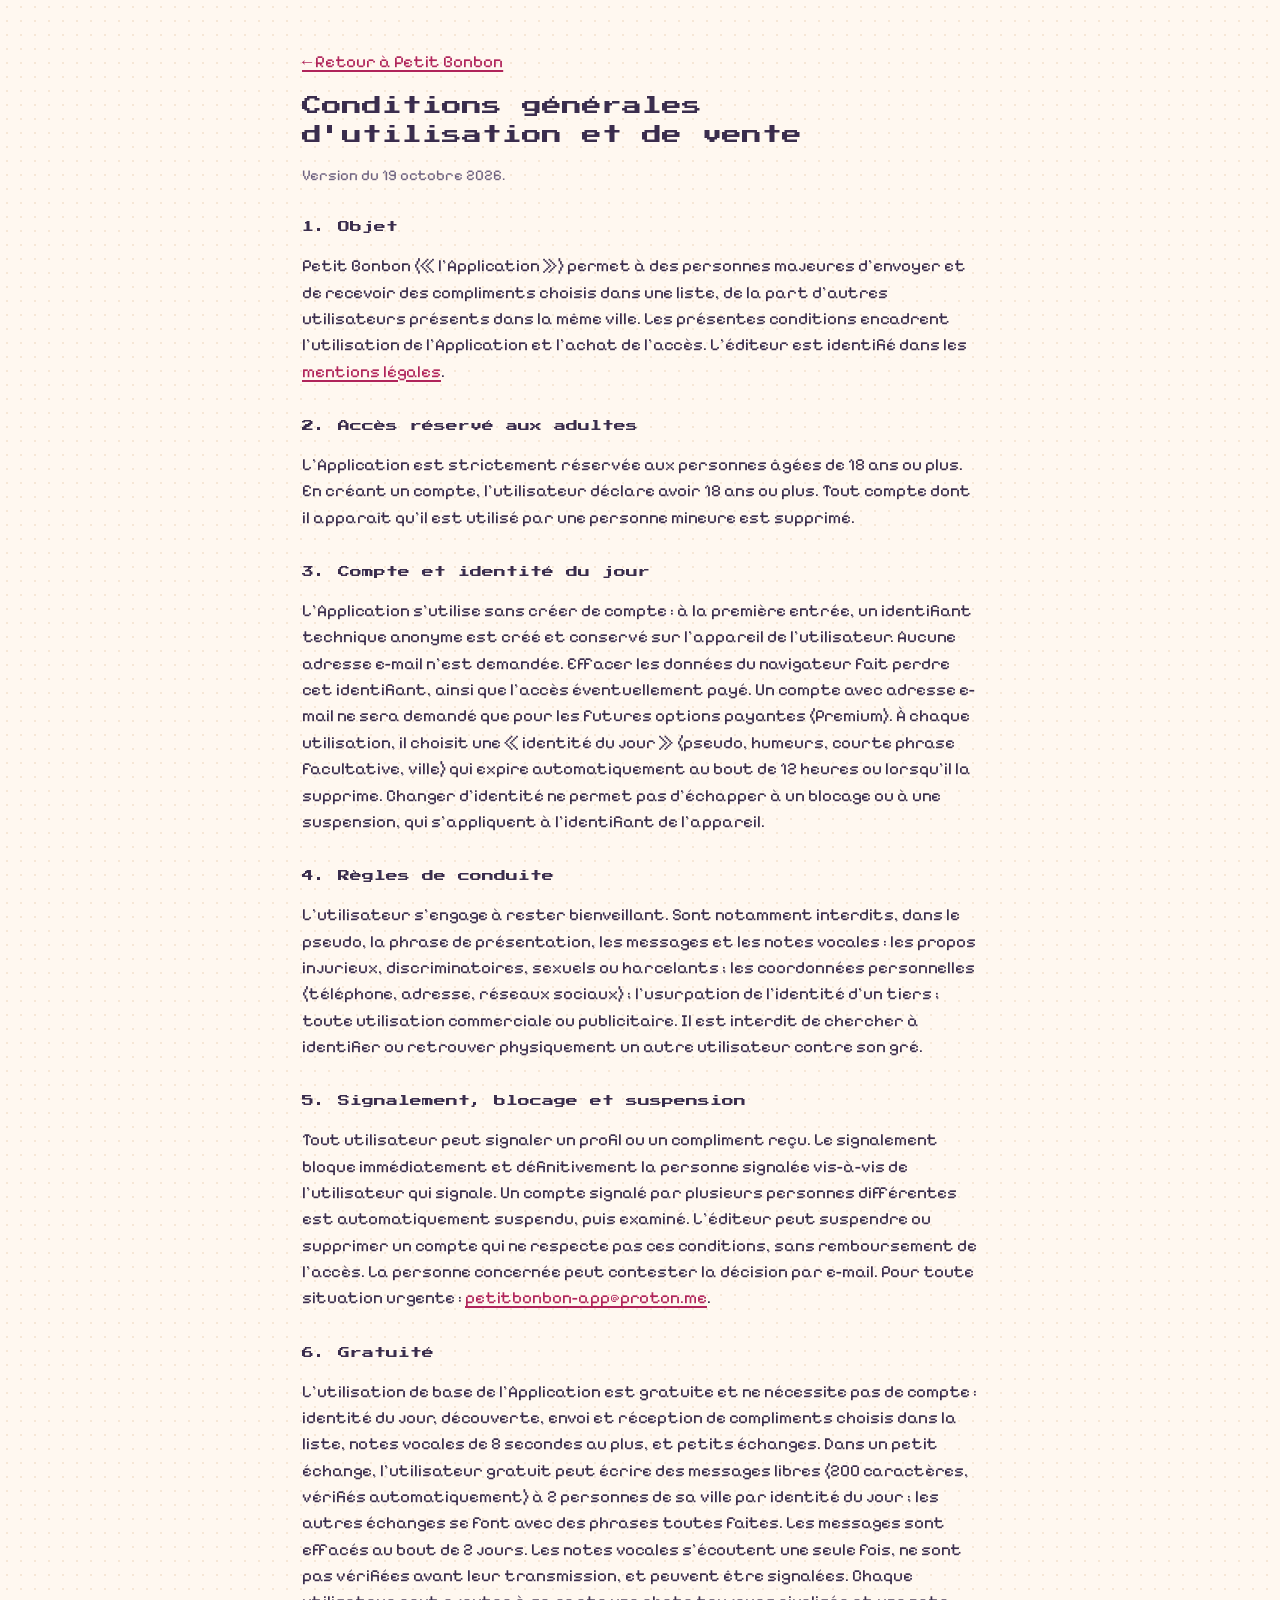
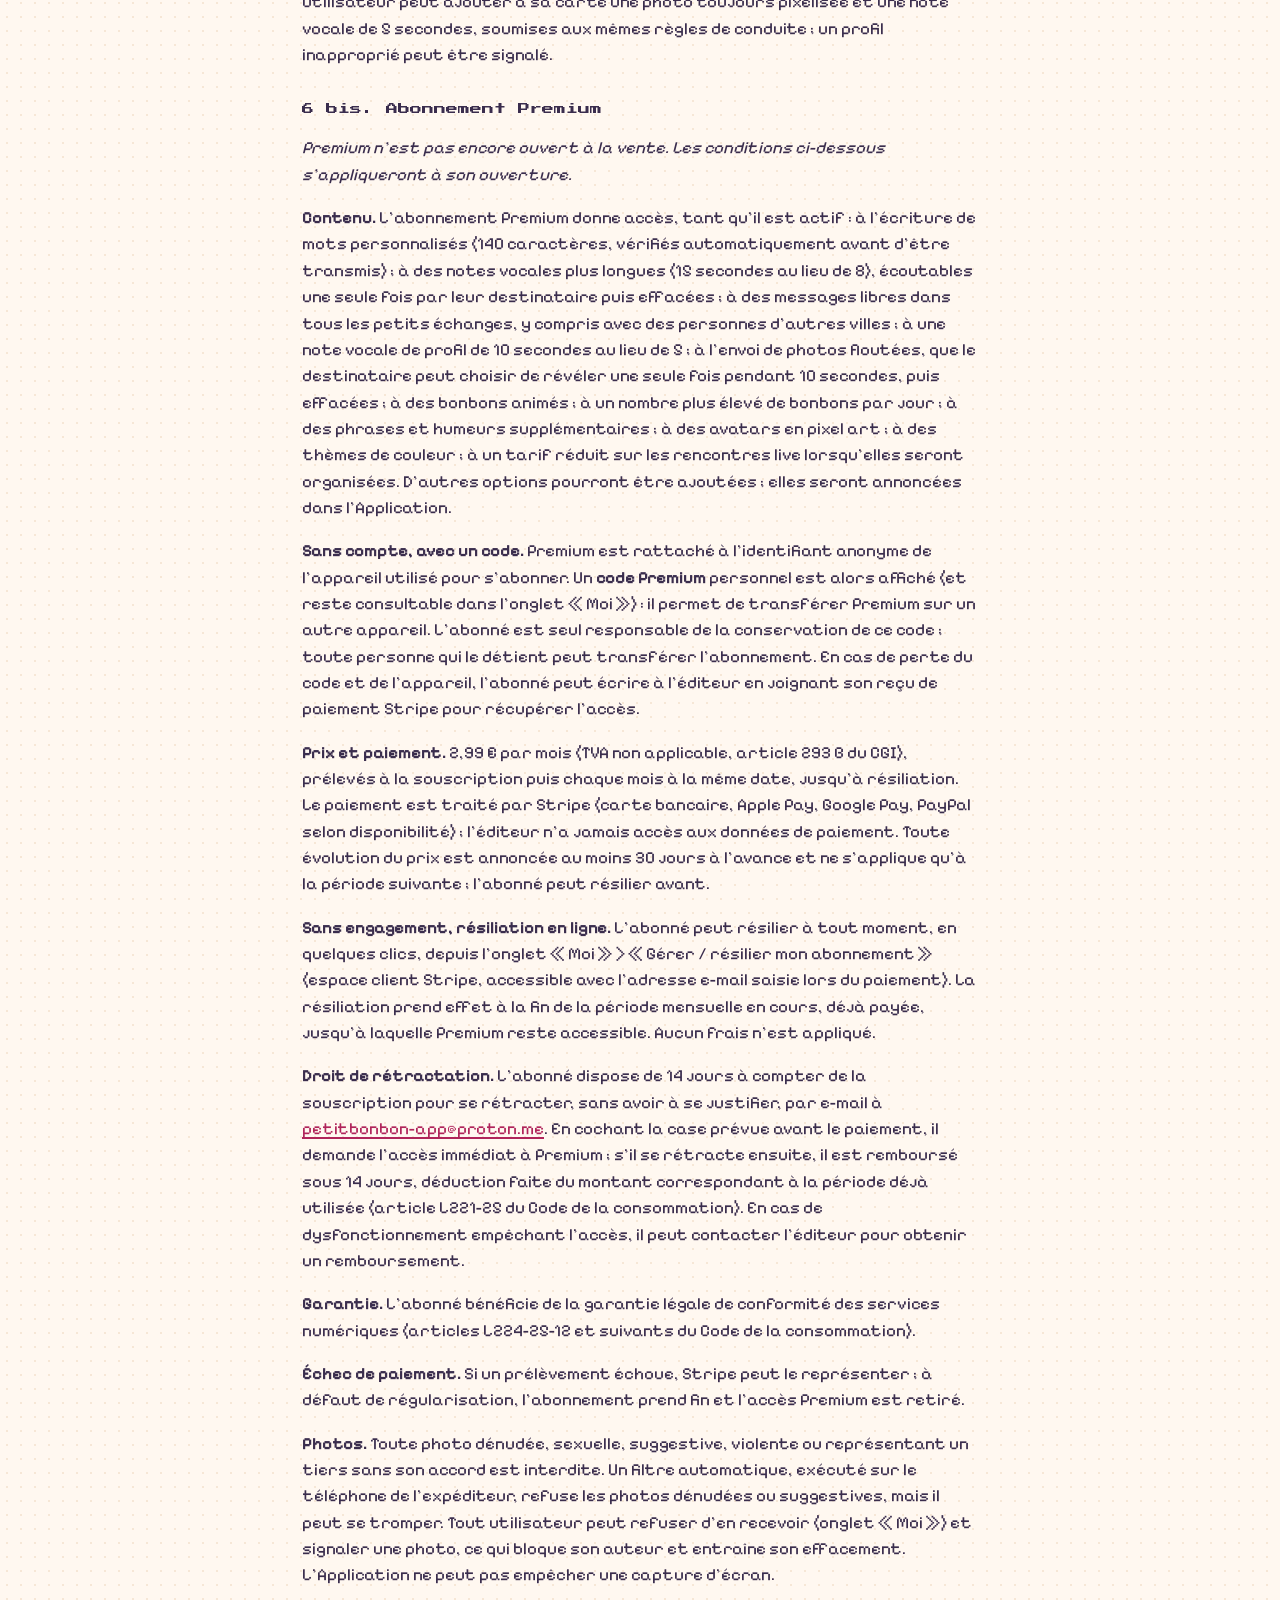
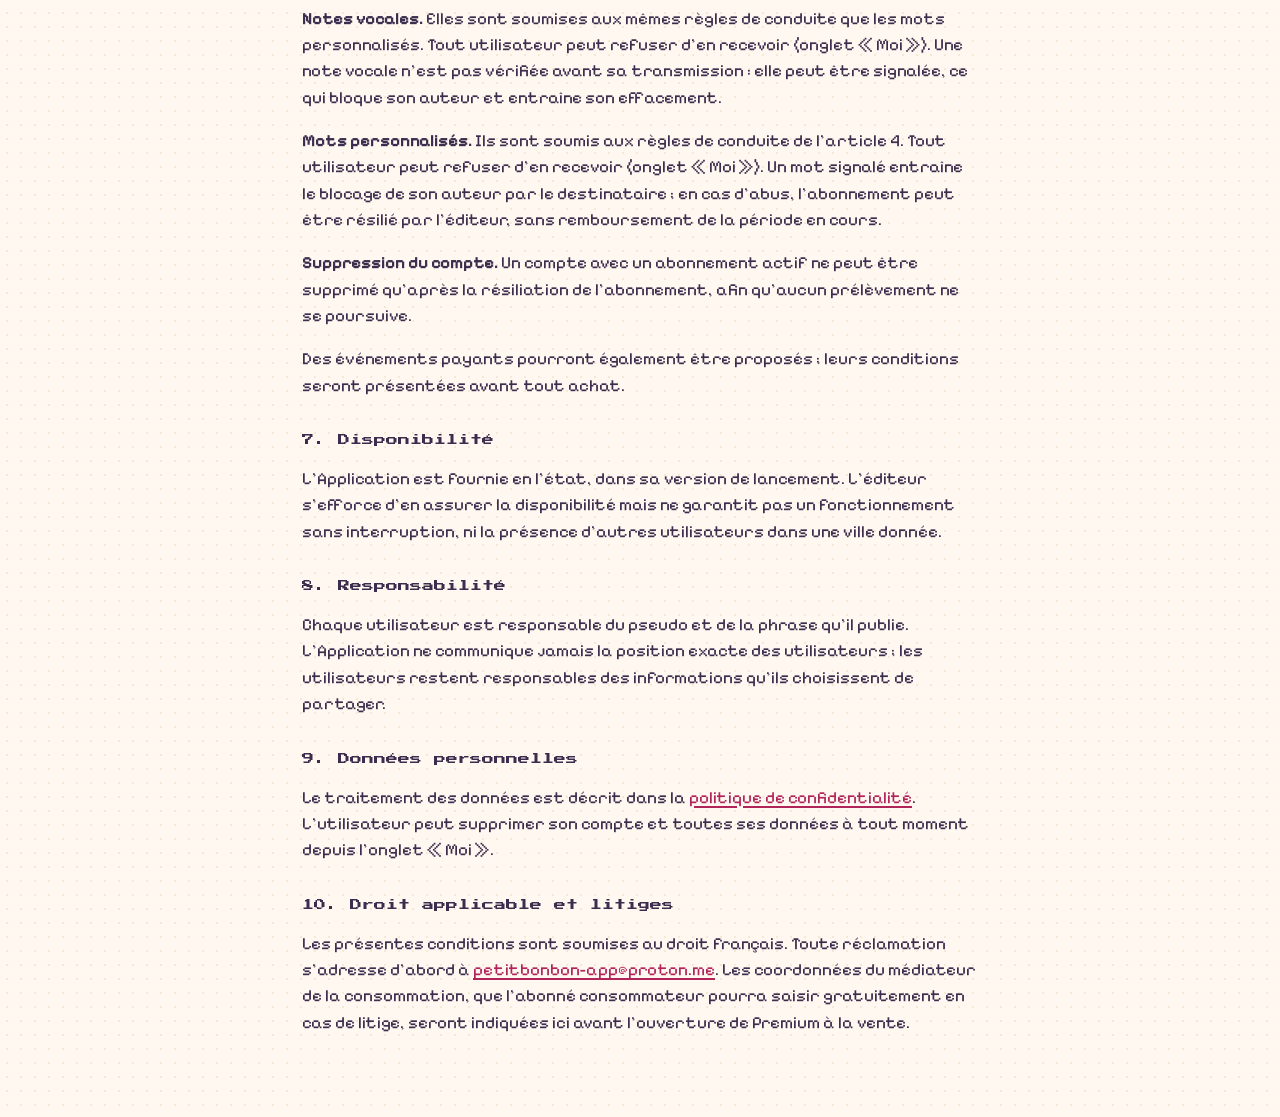
<file: cgu.html>
<!doctype html>
<html lang="fr">
<head>
<meta charset="utf-8">
<meta name="viewport" content="width=device-width, initial-scale=1">
<title>Conditions d'utilisation · Petit Bonbon</title>
<link rel="icon" href="icon.svg" type="image/svg+xml">
<link href="https://fonts.googleapis.com/css2?family=Pixelify+Sans:wght@400;500;700&family=Press+Start+2P&display=swap" rel="stylesheet">
<link rel="stylesheet" href="style.css">
<script src="config.js"></script>
</head>
<body>
<article class="legal">
<p><a href="./">← Retour à Petit Bonbon</a></p>
<h1>Conditions générales d'utilisation et de vente</h1>
<p class="small">Version du 19 octobre 2026.</p>

<h2>1. Objet</h2>
<p>Petit Bonbon (« l'Application ») permet à des personnes majeures d'envoyer et de recevoir des compliments choisis dans une liste, de la part d'autres utilisateurs présents dans la même ville. Les présentes conditions encadrent l'utilisation de l'Application et l'achat de l'accès. L'éditeur est identifié dans les <a href="mentions-legales.html">mentions légales</a>.</p>

<h2>2. Accès réservé aux adultes</h2>
<p>L'Application est strictement réservée aux personnes âgées de 18 ans ou plus. En créant un compte, l'utilisateur déclare avoir 18 ans ou plus. Tout compte dont il apparaît qu'il est utilisé par une personne mineure est supprimé.</p>

<h2>3. Compte et identité du jour</h2>
<p>L'Application s'utilise sans créer de compte : à la première entrée, un identifiant technique anonyme est créé et conservé sur l'appareil de l'utilisateur. Aucune adresse e-mail n'est demandée. Effacer les données du navigateur fait perdre cet identifiant, ainsi que l'accès éventuellement payé. Un compte avec adresse e-mail ne sera demandé que pour les futures options payantes (Premium). À chaque utilisation, il choisit une « identité du jour » (pseudo, humeurs, courte phrase facultative, ville) qui expire automatiquement au bout de 12 heures ou lorsqu'il la supprime. Changer d'identité ne permet pas d'échapper à un blocage ou à une suspension, qui s'appliquent à l'identifiant de l'appareil.</p>

<h2>4. Règles de conduite</h2>
<p>L'utilisateur s'engage à rester bienveillant. Sont notamment interdits, dans le pseudo, la phrase de présentation, les messages et les notes vocales : les propos injurieux, discriminatoires, sexuels ou harcelants ; les coordonnées personnelles (téléphone, adresse, réseaux sociaux) ; l'usurpation de l'identité d'un tiers ; toute utilisation commerciale ou publicitaire. Il est interdit de chercher à identifier ou retrouver physiquement un autre utilisateur contre son gré.</p>

<h2>5. Signalement, blocage et suspension</h2>
<p>Tout utilisateur peut signaler un profil ou un compliment reçu. Le signalement bloque immédiatement et définitivement la personne signalée vis-à-vis de l'utilisateur qui signale. Un compte signalé par plusieurs personnes différentes est automatiquement suspendu, puis examiné. L'éditeur peut suspendre ou supprimer un compte qui ne respecte pas ces conditions, sans remboursement de l'accès. La personne concernée peut contester la décision par e-mail. Pour toute situation urgente : <a class="pb-contact" href="#"></a>.</p>

<h2>6. Gratuité</h2>
<p>L'utilisation de base de l'Application est gratuite et ne nécessite pas de compte : identité du jour, découverte, envoi et réception de compliments choisis dans la liste, notes vocales de 8 secondes au plus, et petits échanges. Dans un petit échange, l'utilisateur gratuit peut écrire des messages libres (200 caractères, vérifiés automatiquement) à 2 personnes de sa ville par identité du jour ; les autres échanges se font avec des phrases toutes faites. Les messages sont effacés au bout de 2 jours. Les notes vocales s'écoutent une seule fois, ne sont pas vérifiées avant leur transmission, et peuvent être signalées. Chaque utilisateur peut ajouter à sa carte une photo toujours pixelisée et une note vocale de 5 secondes, soumises aux mêmes règles de conduite ; un profil inapproprié peut être signalé.</p>

<h2 id="premium">6 bis. Abonnement Premium</h2>
<p><em>Premium n'est pas encore ouvert à la vente. Les conditions ci-dessous s'appliqueront à son ouverture.</em></p>
<p><strong>Contenu.</strong> L'abonnement Premium donne accès, tant qu'il est actif : à l'écriture de mots personnalisés (140 caractères, vérifiés automatiquement avant d'être transmis) ; à des notes vocales plus longues (15 secondes au lieu de 8), écoutables une seule fois par leur destinataire puis effacées ; à des messages libres dans tous les petits échanges, y compris avec des personnes d'autres villes ; à une note vocale de profil de 10 secondes au lieu de 5 ; à l'envoi de photos floutées, que le destinataire peut choisir de révéler une seule fois pendant 10 secondes, puis effacées ; à des bonbons animés ; à un nombre plus élevé de bonbons par jour ; à des phrases et humeurs supplémentaires ; à des avatars en pixel art ; à des thèmes de couleur ; à un tarif réduit sur les rencontres live lorsqu'elles seront organisées. D'autres options pourront être ajoutées ; elles seront annoncées dans l'Application.</p>
<p><strong>Sans compte, avec un code.</strong> Premium est rattaché à l'identifiant anonyme de l'appareil utilisé pour s'abonner. Un <strong>code Premium</strong> personnel est alors affiché (et reste consultable dans l'onglet « Moi ») : il permet de transférer Premium sur un autre appareil. L'abonné est seul responsable de la conservation de ce code ; toute personne qui le détient peut transférer l'abonnement. En cas de perte du code et de l'appareil, l'abonné peut écrire à l'éditeur en joignant son reçu de paiement Stripe pour récupérer l'accès.</p>
<p><strong>Prix et paiement.</strong> 2,99 € par mois (TVA non applicable, article 293 B du CGI), prélevés à la souscription puis chaque mois à la même date, jusqu'à résiliation. Le paiement est traité par Stripe (carte bancaire, Apple Pay, Google Pay, PayPal selon disponibilité) ; l'éditeur n'a jamais accès aux données de paiement. Toute évolution du prix est annoncée au moins 30 jours à l'avance et ne s'applique qu'à la période suivante ; l'abonné peut résilier avant.</p>
<p><strong>Sans engagement, résiliation en ligne.</strong> L'abonné peut résilier à tout moment, en quelques clics, depuis l'onglet « Moi » › « Gérer / résilier mon abonnement » (espace client Stripe, accessible avec l'adresse e-mail saisie lors du paiement). La résiliation prend effet à la fin de la période mensuelle en cours, déjà payée, jusqu'à laquelle Premium reste accessible. Aucun frais n'est appliqué.</p>
<p><strong>Droit de rétractation.</strong> L'abonné dispose de 14 jours à compter de la souscription pour se rétracter, sans avoir à se justifier, par e-mail à <a class="pb-contact" href="#"></a>. En cochant la case prévue avant le paiement, il demande l'accès immédiat à Premium ; s'il se rétracte ensuite, il est remboursé sous 14 jours, déduction faite du montant correspondant à la période déjà utilisée (article L221-25 du Code de la consommation). En cas de dysfonctionnement empêchant l'accès, il peut contacter l'éditeur pour obtenir un remboursement.</p>
<p><strong>Garantie.</strong> L'abonné bénéficie de la garantie légale de conformité des services numériques (articles L224-25-12 et suivants du Code de la consommation).</p>
<p><strong>Échec de paiement.</strong> Si un prélèvement échoue, Stripe peut le représenter ; à défaut de régularisation, l'abonnement prend fin et l'accès Premium est retiré.</p>
<p><strong>Photos.</strong> Toute photo dénudée, sexuelle, suggestive, violente ou représentant un tiers sans son accord est interdite. Un filtre automatique, exécuté sur le téléphone de l'expéditeur, refuse les photos dénudées ou suggestives, mais il peut se tromper. Tout utilisateur peut refuser d'en recevoir (onglet « Moi ») et signaler une photo, ce qui bloque son auteur et entraîne son effacement. L'Application ne peut pas empêcher une capture d'écran.</p>
<p><strong>Notes vocales.</strong> Elles sont soumises aux mêmes règles de conduite que les mots personnalisés. Tout utilisateur peut refuser d'en recevoir (onglet « Moi »). Une note vocale n'est pas vérifiée avant sa transmission : elle peut être signalée, ce qui bloque son auteur et entraîne son effacement.</p>
<p><strong>Mots personnalisés.</strong> Ils sont soumis aux règles de conduite de l'article 4. Tout utilisateur peut refuser d'en recevoir (onglet « Moi »). Un mot signalé entraîne le blocage de son auteur par le destinataire ; en cas d'abus, l'abonnement peut être résilié par l'éditeur, sans remboursement de la période en cours.</p>
<p><strong>Suppression du compte.</strong> Un compte avec un abonnement actif ne peut être supprimé qu'après la résiliation de l'abonnement, afin qu'aucun prélèvement ne se poursuive.</p>
<p>Des événements payants pourront également être proposés ; leurs conditions seront présentées avant tout achat.</p>

<h2>7. Disponibilité</h2>
<p>L'Application est fournie en l'état, dans sa version de lancement. L'éditeur s'efforce d'en assurer la disponibilité mais ne garantit pas un fonctionnement sans interruption, ni la présence d'autres utilisateurs dans une ville donnée.</p>

<h2>8. Responsabilité</h2>
<p>Chaque utilisateur est responsable du pseudo et de la phrase qu'il publie. L'Application ne communique jamais la position exacte des utilisateurs ; les utilisateurs restent responsables des informations qu'ils choisissent de partager.</p>

<h2>9. Données personnelles</h2>
<p>Le traitement des données est décrit dans la <a href="confidentialite.html">politique de confidentialité</a>. L'utilisateur peut supprimer son compte et toutes ses données à tout moment depuis l'onglet « Moi ».</p>

<h2>10. Droit applicable et litiges</h2>
<p>Les présentes conditions sont soumises au droit français. Toute réclamation s'adresse d'abord à <a class="pb-contact" href="#"></a>. Les coordonnées du médiateur de la consommation, que l'abonné consommateur pourra saisir gratuitement en cas de litige, seront indiquées ici avant l'ouverture de Premium à la vente.</p>
</article>
<script>
document.querySelectorAll('.pb-contact').forEach(function (a) {
  var m = (window.PB_CONFIG || {}).CONTACT_EMAIL || '';
  a.textContent = m; a.href = 'mailto:' + m;
});
</script>
</body>
</html>
</file>
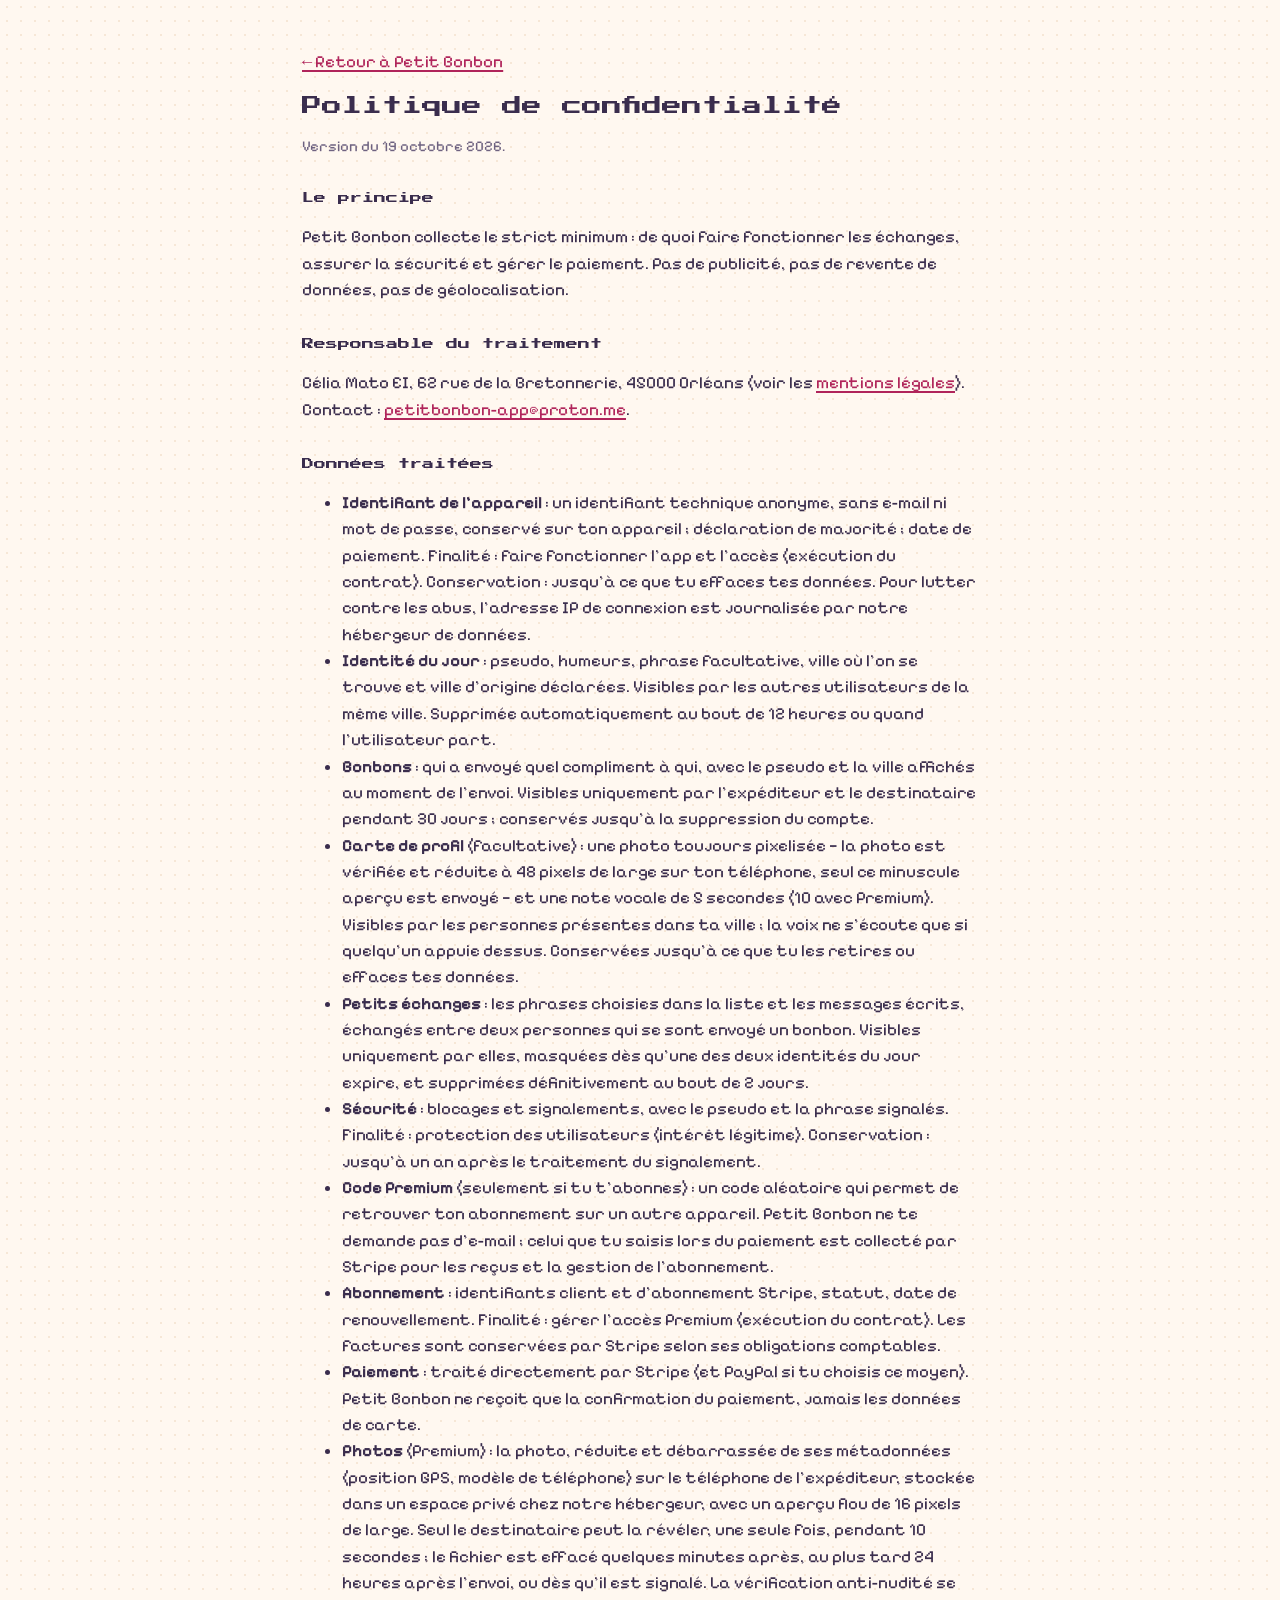
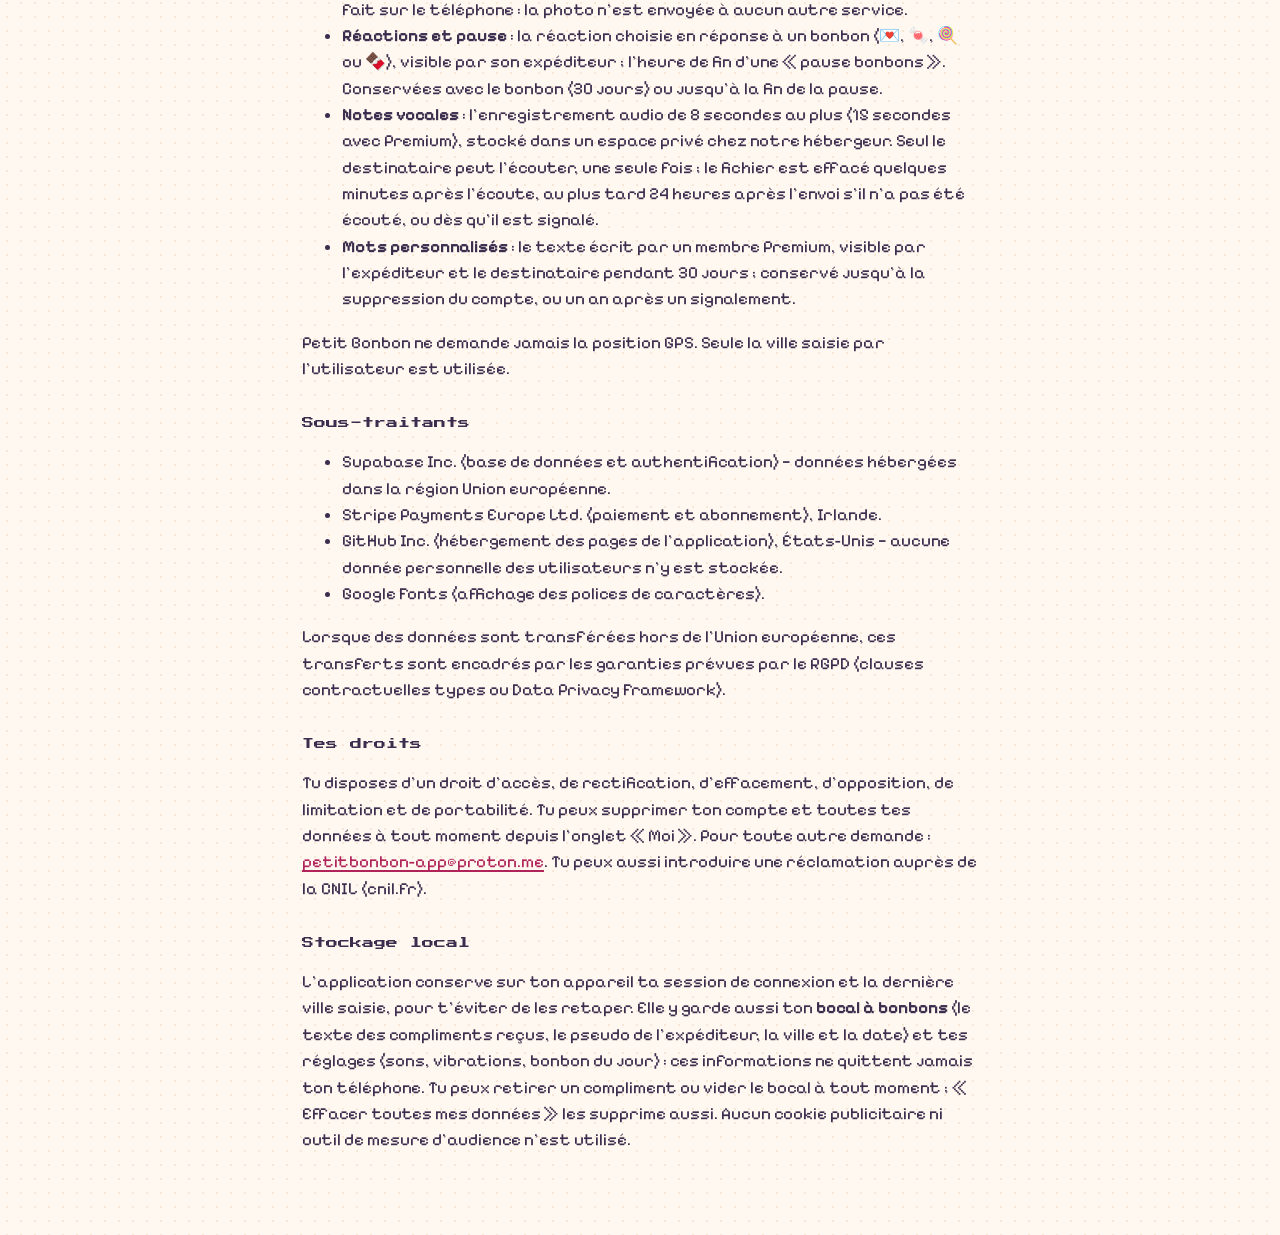
<file: confidentialite.html>
<!doctype html>
<html lang="fr">
<head>
<meta charset="utf-8">
<meta name="viewport" content="width=device-width, initial-scale=1">
<title>Confidentialité · Petit Bonbon</title>
<link rel="icon" href="icon.svg" type="image/svg+xml">
<link href="https://fonts.googleapis.com/css2?family=Pixelify+Sans:wght@400;500;700&family=Press+Start+2P&display=swap" rel="stylesheet">
<link rel="stylesheet" href="style.css">
<script src="config.js"></script>
</head>
<body>
<article class="legal">
<p><a href="./">← Retour à Petit Bonbon</a></p>
<h1>Politique de confidentialité</h1>
<p class="small">Version du 19 octobre 2026.</p>

<h2>Le principe</h2>
<p>Petit Bonbon collecte le strict minimum : de quoi faire fonctionner les échanges, assurer la sécurité et gérer le paiement. Pas de publicité, pas de revente de données, pas de géolocalisation.</p>

<h2>Responsable du traitement</h2>
<p>Célia Mato EI, 62 rue de la Bretonnerie, 45000 Orléans (voir les <a href="mentions-legales.html">mentions légales</a>). Contact : <a class="pb-contact" href="#"></a>.</p>

<h2>Données traitées</h2>
<ul>
<li><strong>Identifiant de l'appareil</strong> : un identifiant technique anonyme, sans e-mail ni mot de passe, conservé sur ton appareil ; déclaration de majorité ; date de paiement. Finalité : faire fonctionner l'app et l'accès (exécution du contrat). Conservation : jusqu'à ce que tu effaces tes données. Pour lutter contre les abus, l'adresse IP de connexion est journalisée par notre hébergeur de données.</li>
<li><strong>Identité du jour</strong> : pseudo, humeurs, phrase facultative, ville où l'on se trouve et ville d'origine déclarées. Visibles par les autres utilisateurs de la même ville. Supprimée automatiquement au bout de 12 heures ou quand l'utilisateur part.</li>
<li><strong>Bonbons</strong> : qui a envoyé quel compliment à qui, avec le pseudo et la ville affichés au moment de l'envoi. Visibles uniquement par l'expéditeur et le destinataire pendant 30 jours ; conservés jusqu'à la suppression du compte.</li>
<li><strong>Carte de profil</strong> (facultative) : une photo toujours pixelisée — la photo est vérifiée et réduite à 48 pixels de large sur ton téléphone, seul ce minuscule aperçu est envoyé — et une note vocale de 5 secondes (10 avec Premium). Visibles par les personnes présentes dans ta ville ; la voix ne s'écoute que si quelqu'un appuie dessus. Conservées jusqu'à ce que tu les retires ou effaces tes données.</li>
<li><strong>Petits échanges</strong> : les phrases choisies dans la liste et les messages écrits, échangés entre deux personnes qui se sont envoyé un bonbon. Visibles uniquement par elles, masquées dès qu'une des deux identités du jour expire, et supprimées définitivement au bout de 2 jours.</li>
<li><strong>Sécurité</strong> : blocages et signalements, avec le pseudo et la phrase signalés. Finalité : protection des utilisateurs (intérêt légitime). Conservation : jusqu'à un an après le traitement du signalement.</li>
<li><strong>Code Premium</strong> (seulement si tu t'abonnes) : un code aléatoire qui permet de retrouver ton abonnement sur un autre appareil. Petit Bonbon ne te demande pas d'e-mail ; celui que tu saisis lors du paiement est collecté par Stripe pour les reçus et la gestion de l'abonnement.</li>
<li><strong>Abonnement</strong> : identifiants client et d'abonnement Stripe, statut, date de renouvellement. Finalité : gérer l'accès Premium (exécution du contrat). Les factures sont conservées par Stripe selon ses obligations comptables.</li>
<li><strong>Paiement</strong> : traité directement par Stripe (et PayPal si tu choisis ce moyen). Petit Bonbon ne reçoit que la confirmation du paiement, jamais les données de carte.</li>
<li><strong>Photos</strong> (Premium) : la photo, réduite et débarrassée de ses métadonnées (position GPS, modèle de téléphone) sur le téléphone de l'expéditeur, stockée dans un espace privé chez notre hébergeur, avec un aperçu flou de 16 pixels de large. Seul le destinataire peut la révéler, une seule fois, pendant 10 secondes ; le fichier est effacé quelques minutes après, au plus tard 24 heures après l'envoi, ou dès qu'il est signalé. La vérification anti-nudité se fait sur le téléphone : la photo n'est envoyée à aucun autre service.</li>
<li><strong>Réactions et pause</strong> : la réaction choisie en réponse à un bonbon (💌, 🍬, 🍭 ou 🍫), visible par son expéditeur ; l'heure de fin d'une « pause bonbons ». Conservées avec le bonbon (30 jours) ou jusqu'à la fin de la pause.</li>
<li><strong>Notes vocales</strong> : l'enregistrement audio de 8 secondes au plus (15 secondes avec Premium), stocké dans un espace privé chez notre hébergeur. Seul le destinataire peut l'écouter, une seule fois ; le fichier est effacé quelques minutes après l'écoute, au plus tard 24 heures après l'envoi s'il n'a pas été écouté, ou dès qu'il est signalé.</li>
<li><strong>Mots personnalisés</strong> : le texte écrit par un membre Premium, visible par l'expéditeur et le destinataire pendant 30 jours ; conservé jusqu'à la suppression du compte, ou un an après un signalement.</li>
</ul>
<p>Petit Bonbon ne demande jamais la position GPS. Seule la ville saisie par l'utilisateur est utilisée.</p>

<h2>Sous-traitants</h2>
<ul>
<li>Supabase Inc. (base de données et authentification) — données hébergées dans la région Union européenne.</li>
<li>Stripe Payments Europe Ltd. (paiement et abonnement), Irlande.</li>
<li>GitHub Inc. (hébergement des pages de l'application), États-Unis — aucune donnée personnelle des utilisateurs n'y est stockée.</li>
<li>Google Fonts (affichage des polices de caractères).</li>
</ul>
<p>Lorsque des données sont transférées hors de l'Union européenne, ces transferts sont encadrés par les garanties prévues par le RGPD (clauses contractuelles types ou Data Privacy Framework).</p>

<h2>Tes droits</h2>
<p>Tu disposes d'un droit d'accès, de rectification, d'effacement, d'opposition, de limitation et de portabilité. Tu peux supprimer ton compte et toutes tes données à tout moment depuis l'onglet « Moi ». Pour toute autre demande : <a class="pb-contact" href="#"></a>. Tu peux aussi introduire une réclamation auprès de la CNIL (cnil.fr).</p>

<h2>Stockage local</h2>
<p>L'application conserve sur ton appareil ta session de connexion et la dernière ville saisie, pour t'éviter de les retaper. Elle y garde aussi ton <strong>bocal à bonbons</strong> (le texte des compliments reçus, le pseudo de l'expéditeur, la ville et la date) et tes réglages (sons, vibrations, bonbon du jour) : ces informations ne quittent jamais ton téléphone. Tu peux retirer un compliment ou vider le bocal à tout moment ; « Effacer toutes mes données » les supprime aussi. Aucun cookie publicitaire ni outil de mesure d'audience n'est utilisé.</p>
</article>
<script>
document.querySelectorAll('.pb-contact').forEach(function (a) {
  var m = (window.PB_CONFIG || {}).CONTACT_EMAIL || '';
  a.textContent = m; a.href = 'mailto:' + m;
});
</script>
</body>
</html>
</file>
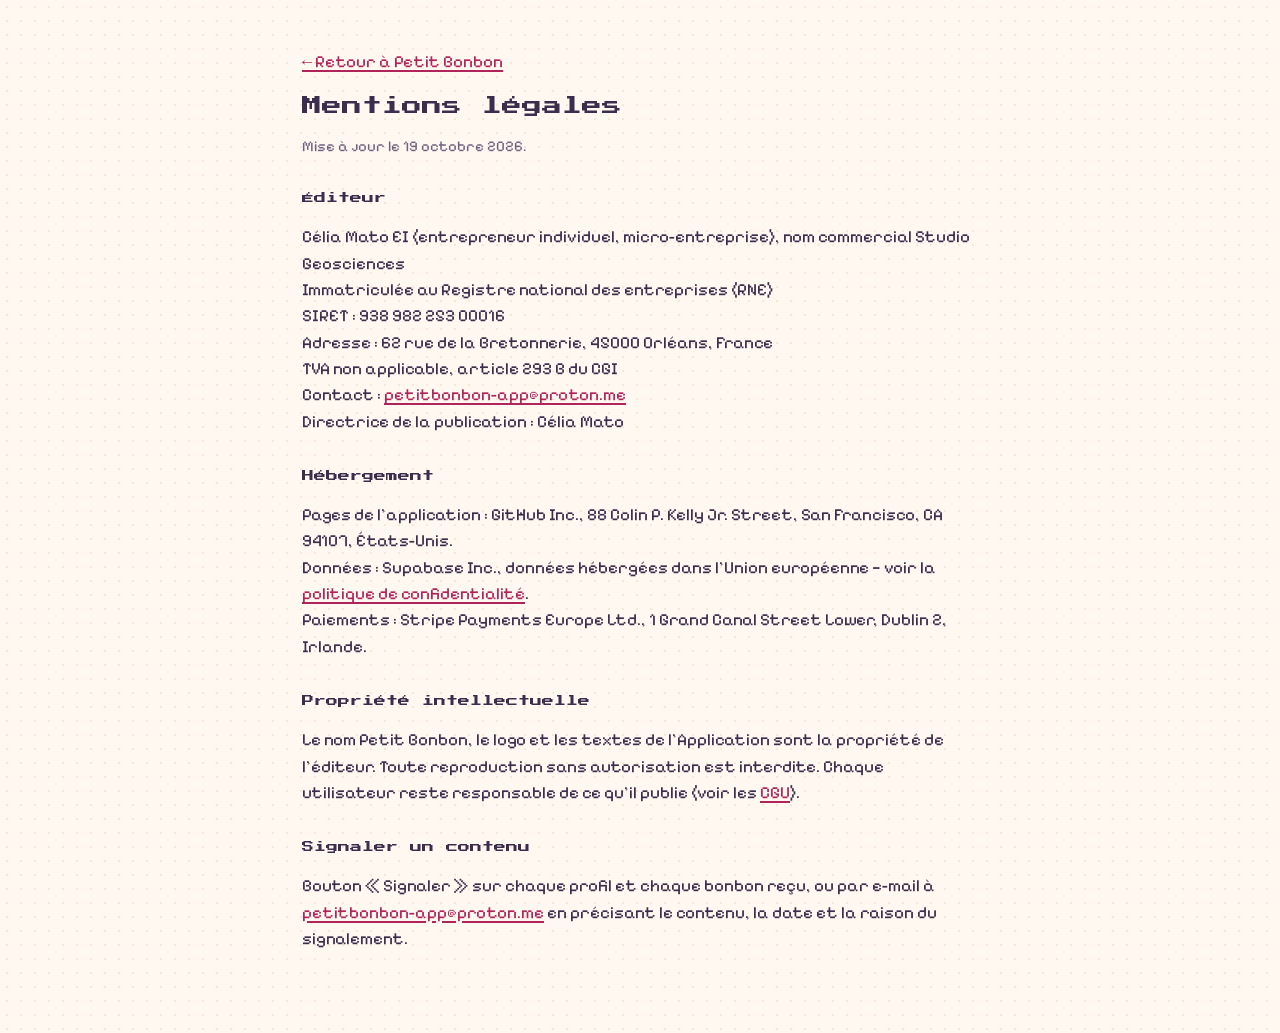
<file: mentions-legales.html>
<!doctype html>
<html lang="fr">
<head>
<meta charset="utf-8">
<meta name="viewport" content="width=device-width, initial-scale=1">
<title>Mentions légales · Petit Bonbon</title>
<link rel="icon" href="icon.svg" type="image/svg+xml">
<link href="https://fonts.googleapis.com/css2?family=Pixelify+Sans:wght@400;500;700&family=Press+Start+2P&display=swap" rel="stylesheet">
<link rel="stylesheet" href="style.css">
<script src="config.js"></script>
</head>
<body>
<article class="legal">
<p><a href="./">← Retour à Petit Bonbon</a></p>
<h1>Mentions légales</h1>

<p class="small">Mise à jour le 19 octobre 2026.</p>

<h2>Éditeur</h2>
<p>Célia Mato EI (entrepreneur individuel, micro-entreprise), nom commercial Studio Geosciences<br>
Immatriculée au Registre national des entreprises (RNE)<br>
SIRET : 938 982 253 00016<br>
Adresse : 62 rue de la Bretonnerie, 45000 Orléans, France<br>
TVA non applicable, article 293 B du CGI<br>
Contact : <a class="pb-contact" href="#"></a><br>
Directrice de la publication : Célia Mato</p>

<h2>Hébergement</h2>
<p>Pages de l'application : GitHub Inc., 88 Colin P. Kelly Jr. Street, San Francisco, CA 94107, États-Unis.<br>
Données : Supabase Inc., données hébergées dans l'Union européenne — voir la <a href="confidentialite.html">politique de confidentialité</a>.<br>
Paiements : Stripe Payments Europe Ltd., 1 Grand Canal Street Lower, Dublin 2, Irlande.</p>

<h2>Propriété intellectuelle</h2>
<p>Le nom Petit Bonbon, le logo et les textes de l'Application sont la propriété de l'éditeur. Toute reproduction sans autorisation est interdite. Chaque utilisateur reste responsable de ce qu'il publie (voir les <a href="cgu.html">CGU</a>).</p>

<h2>Signaler un contenu</h2>
<p>Bouton « Signaler » sur chaque profil et chaque bonbon reçu, ou par e-mail à <a class="pb-contact" href="#"></a> en précisant le contenu, la date et la raison du signalement.</p>
</article>
<script>
document.querySelectorAll('.pb-contact').forEach(function (a) {
  var m = (window.PB_CONFIG || {}).CONTACT_EMAIL || '';
  a.textContent = m; a.href = 'mailto:' + m;
});
</script>
</body>
</html>
</file>
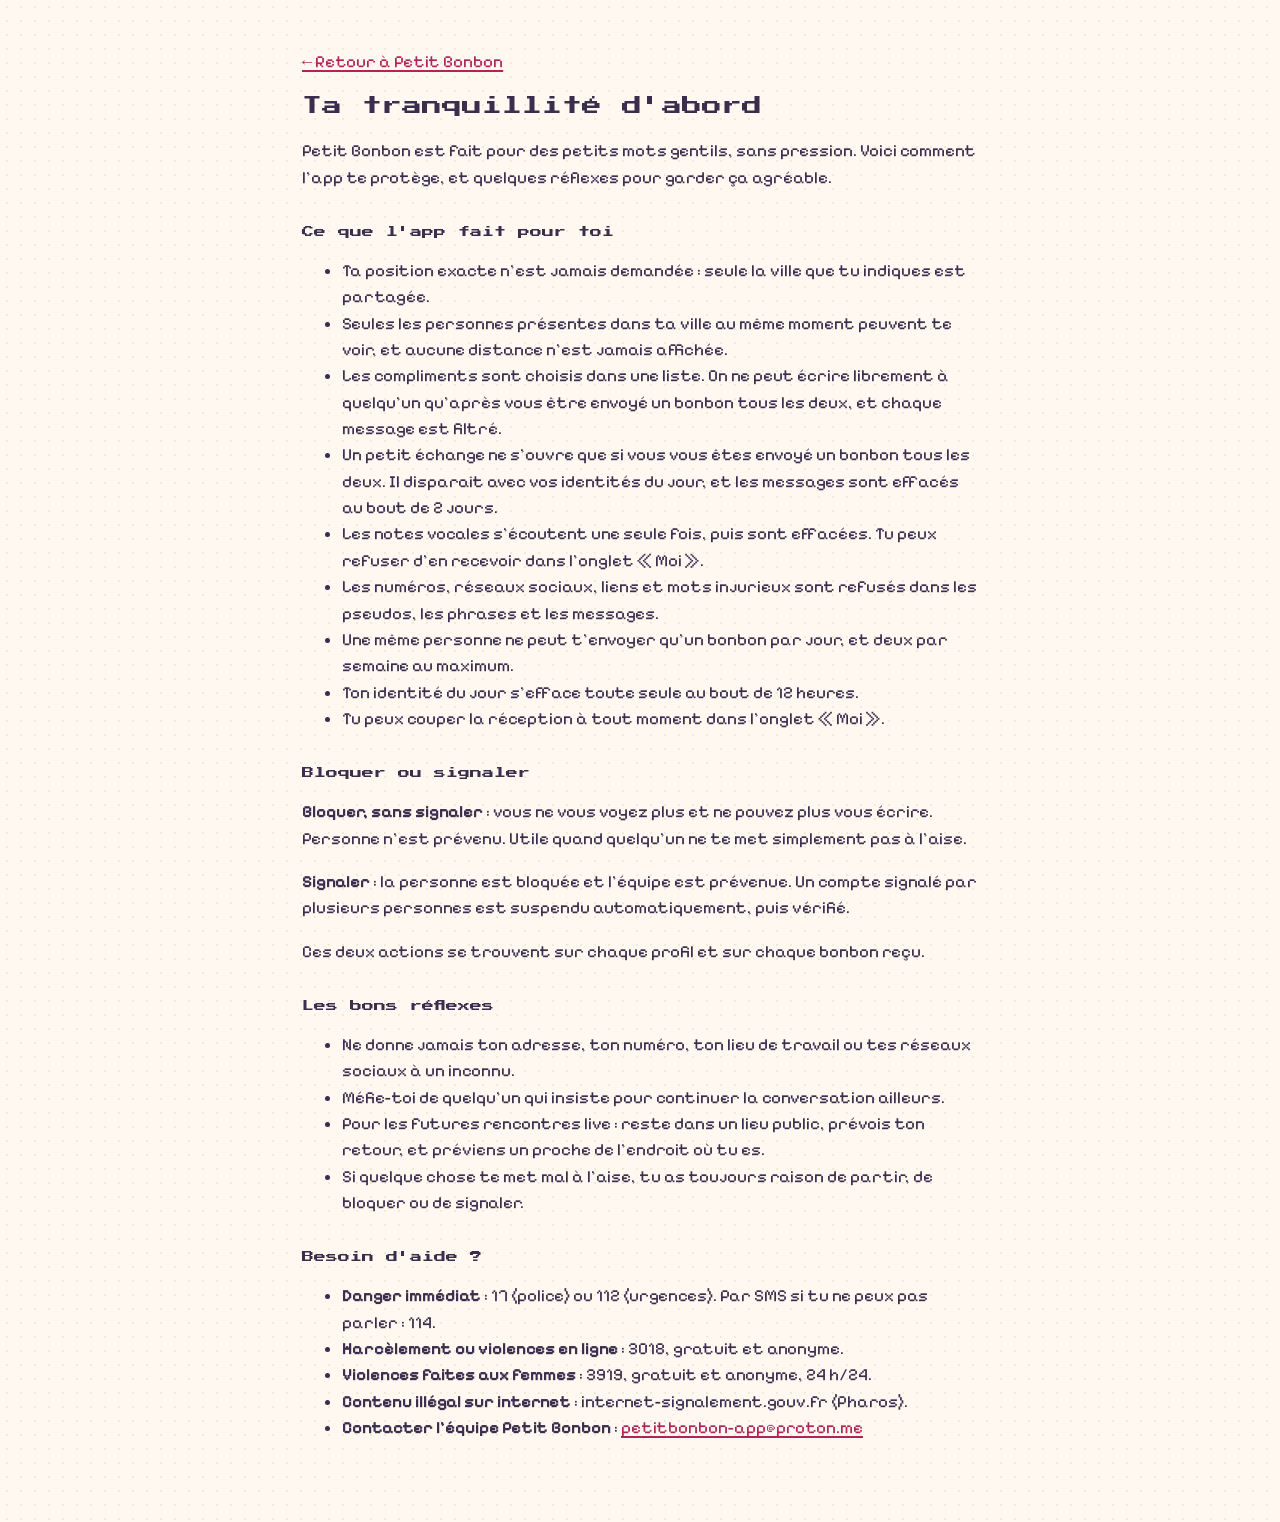
<file: securite.html>
<!doctype html>
<html lang="fr">
<head>
<meta charset="utf-8">
<meta name="viewport" content="width=device-width, initial-scale=1">
<title>Sécurité · Petit Bonbon</title>
<meta name="theme-color" content="#ECE4FF">
<link rel="icon" href="icon.svg" type="image/svg+xml">
<link href="https://fonts.googleapis.com/css2?family=Pixelify+Sans:wght@400;500;700&family=Press+Start+2P&display=swap" rel="stylesheet">
<link rel="stylesheet" href="style.css">
<script src="config.js"></script>
</head>
<body>
<article class="legal">
<p><a href="./">← Retour à Petit Bonbon</a></p>
<h1>Ta tranquillité d'abord</h1>
<p>Petit Bonbon est fait pour des petits mots gentils, sans pression. Voici comment l'app te protège, et quelques réflexes pour garder ça agréable.</p>

<h2>Ce que l'app fait pour toi</h2>
<ul>
<li>Ta position exacte n'est jamais demandée : seule la ville que tu indiques est partagée.</li>
<li>Seules les personnes présentes dans ta ville au même moment peuvent te voir, et aucune distance n'est jamais affichée.</li>
<li>Les compliments sont choisis dans une liste. On ne peut écrire librement à quelqu'un qu'après vous être envoyé un bonbon tous les deux, et chaque message est filtré.</li>
<li>Un petit échange ne s'ouvre que si vous vous êtes envoyé un bonbon tous les deux. Il disparaît avec vos identités du jour, et les messages sont effacés au bout de 2 jours.</li>
<li>Les notes vocales s'écoutent une seule fois, puis sont effacées. Tu peux refuser d'en recevoir dans l'onglet « Moi ».</li>
<li>Les numéros, réseaux sociaux, liens et mots injurieux sont refusés dans les pseudos, les phrases et les messages.</li>
<li>Une même personne ne peut t'envoyer qu'un bonbon par jour, et deux par semaine au maximum.</li>
<li>Ton identité du jour s'efface toute seule au bout de 12 heures.</li>
<li>Tu peux couper la réception à tout moment dans l'onglet « Moi ».</li>
</ul>

<h2>Bloquer ou signaler</h2>
<p><strong>Bloquer, sans signaler</strong> : vous ne vous voyez plus et ne pouvez plus vous écrire. Personne n'est prévenu. Utile quand quelqu'un ne te met simplement pas à l'aise.</p>
<p><strong>Signaler</strong> : la personne est bloquée et l'équipe est prévenue. Un compte signalé par plusieurs personnes est suspendu automatiquement, puis vérifié.</p>
<p>Ces deux actions se trouvent sur chaque profil et sur chaque bonbon reçu.</p>

<h2>Les bons réflexes</h2>
<ul>
<li>Ne donne jamais ton adresse, ton numéro, ton lieu de travail ou tes réseaux sociaux à un inconnu.</li>
<li>Méfie-toi de quelqu'un qui insiste pour continuer la conversation ailleurs.</li>
<li>Pour les futures rencontres live : reste dans un lieu public, prévois ton retour, et préviens un proche de l'endroit où tu es.</li>
<li>Si quelque chose te met mal à l'aise, tu as toujours raison de partir, de bloquer ou de signaler.</li>
</ul>

<h2>Besoin d'aide ?</h2>
<ul>
<li><strong>Danger immédiat</strong> : 17 (police) ou 112 (urgences). Par SMS si tu ne peux pas parler : 114.</li>
<li><strong>Harcèlement ou violences en ligne</strong> : 3018, gratuit et anonyme.</li>
<li><strong>Violences faites aux femmes</strong> : 3919, gratuit et anonyme, 24 h/24.</li>
<li><strong>Contenu illégal sur internet</strong> : internet-signalement.gouv.fr (Pharos).</li>
<li><strong>Contacter l'équipe Petit Bonbon</strong> : <a class="pb-contact" href="#"></a></li>
</ul>
</article>
<script>
document.querySelectorAll('.pb-contact').forEach(function (a) {
  var m = (window.PB_CONFIG || {}).CONTACT_EMAIL || '';
  a.textContent = m; a.href = 'mailto:' + m;
});
</script>
</body>
</html>
</file>
<file: style.css>
/* =====================================================================
   Petit Bonbon — pixel doux
   L'esprit jeu vidéo des années 90 (polices pixel, coins en escalier,
   ombres en aplat) avec des couleurs pastel et sans contours.
   Astuce « coins pixel » : chaque bloc projette 4 ombres de sa propre
   couleur (haut, bas, gauche, droite), ce qui dessine des coins crantés,
   puis une 5e ombre plus foncée en dessous, comme un relief de jeu.
   ===================================================================== */
:root {
  --bg: #FFF8F0;
  --bg-dot: #F6E7D6;
  --ink: #3A2D4D;
  --muted: #6E6280;
  --pink: #FF9EC4;
  --pink-shade: #F07DAA;
  --pink-soft: #FFE0EC;
  --pink-deep: #B0245A;
  --lemon: #FFF1A8;
  --lemon-shade: #F2DC77;
  --mint: #C6F1DF;
  --mint-shade: #9EDCC3;
  --mint-deep: #237A65;
  --lilac: #ECE4FF;
  --lilac-shade: #D6C9F5;
  --peach: #FFE3CC;
  --peach-ink: #8A4B12;
  --white-shade: #EFE3EE;
  --surface: #fff;            /* fond des cartes et des feuilles */
  --pink-soft-shade: #F7B9D1;
  --ink-on: #3A2D4D;          /* texte posé sur un aplat rose vif (reste foncé en mode sombre) */
  --placeholder: #9A8FAA;
  --banner-bg: #3A2D4D;
  --toast-bg: #237A65;
  --veil: rgba(58, 45, 77, .35);
  color-scheme: light dark;
  --divider: #E4DAEE;
  --track-knob: #B9ACCF;
  --locked: #D9CDE6;
  --px: 4px;
  --display: 'Press Start 2P', ui-monospace, monospace;
  --body: 'Pixelify Sans', ui-monospace, monospace;
}

/* ---------- Le « bloc pixel » réutilisable ---------- */
.card, .btn, .chip, .field input, .field textarea, .compliment, .avatar, .badge,
.events, .premium, .note, .pill, .reason, .check input, .track, .banner, #toast, .error, .nav button[aria-current="page"] {
  --fill: var(--surface);
  --shade: var(--white-shade);
  background: var(--fill);
  border: 0;
  border-radius: 0;
  box-shadow:
    0 calc(-1 * var(--px)) 0 0 var(--fill),
    0 var(--px) 0 0 var(--fill),
    calc(-1 * var(--px)) 0 0 0 var(--fill),
    var(--px) 0 0 0 var(--fill),
    0 calc(2 * var(--px)) 0 0 var(--shade);
}

* { box-sizing: border-box; }
html, body { margin: 0; color: var(--ink); font-family: var(--body); font-size: 17px; }
html { background: var(--bg); }
body {
  min-height: 100dvh;
  background-color: var(--bg);
  background-image: radial-gradient(var(--bg-dot) 1.2px, transparent 1.2px);
  background-size: 14px 14px;
}
button, input, textarea, select { font: inherit; color: inherit; }
a { color: var(--pink-deep); text-decoration-thickness: 2px; text-underline-offset: 3px; }
a:hover { color: var(--ink); }
:focus-visible { outline: 3px dashed var(--pink-deep); outline-offset: 6px; }
svg.pixel { image-rendering: pixelated; display: block; }
code { font-family: var(--display); font-size: 11px; }

#app { max-width: 480px; margin: 0 auto; min-height: 100dvh; display: flex; flex-direction: column; }
.loading { margin: auto; font-family: var(--display); font-size: 12px; color: var(--muted); }

.screen { flex: 1; display: flex; flex-direction: column; gap: 24px; padding: 30px 22px 34px; }
.screen.center { justify-content: center; text-align: center; align-items: center; }
.screen.welcome { justify-content: space-between; padding-top: 56px; }
.scroll { flex: 1; display: flex; flex-direction: column; gap: 22px; padding: 10px 22px 30px; }

/* ---------- Typographie ---------- */
h1, h2, h3 { font-family: var(--display); margin: 0; font-weight: 400; letter-spacing: 0; color: var(--ink); }
h1 { font-size: 32px; line-height: 1.3; text-shadow: 4px 4px 0 var(--pink-soft); }
h2 { font-size: 17px; line-height: 1.5; }
h3 { font-size: 13px; line-height: 1.6; }
.cursor { color: var(--pink); animation: blink 1s steps(1) infinite; margin-left: 4px; }
@keyframes blink { 50% { opacity: 0; } }
.lead { margin: 0; font-size: 21px; line-height: 1.35; max-width: 320px; }
.sub { margin: 0; font-size: 17px; line-height: 1.45; color: var(--muted); }
.small { font-size: 15px; color: var(--muted); line-height: 1.4; }
.label, .field label { font-family: var(--display); font-size: 9px; line-height: 1.8; color: var(--muted); }

/* ---------- Boutons ---------- */
.btn {
  --fill: var(--pink); --shade: var(--pink-shade);
  display: inline-flex; align-items: center; justify-content: center; gap: 10px;
  min-height: 52px; padding: 0 22px; margin: var(--px);
  color: var(--ink-on); font-family: var(--display); font-size: 11px; line-height: 1.5;
  cursor: pointer; text-decoration: none;
}
.btn:hover { --fill: #FFB3D2; }
.btn:active { --shade: transparent; }
.btn.dark, .btn.ghost, .btn.soft, .premium .btn { color: var(--ink); }
.btn.dark { --fill: var(--lilac); --shade: var(--lilac-shade); }
.btn.dark:hover { --fill: #F3EEFF; }
.btn.ghost { --fill: var(--surface); --shade: var(--white-shade); }
.btn.ghost:hover { --fill: var(--lemon); --shade: var(--lemon-shade); }
.btn.soft { --fill: var(--lemon); --shade: var(--lemon-shade); }
.btn.soft:hover { --fill: #FFF6C7; }
.btn.small { min-height: 42px; font-size: 9px; padding: 0 14px; }
.btn[disabled] { opacity: .55; cursor: default; }
.link { background: none; border: 0; padding: 0; min-height: 44px; color: var(--pink-deep); font-weight: 700; cursor: pointer; text-align: left; text-decoration: underline; text-decoration-thickness: 2px; text-underline-offset: 4px; }
.link.muted { color: var(--muted); font-weight: 500; }
.stack { display: flex; flex-direction: column; gap: 14px; }
.row { display: flex; gap: 12px; align-items: center; flex-wrap: wrap; }
.spacer { margin-top: auto; }

.bullets { display: flex; flex-direction: column; gap: 10px; font-size: 17px; }
.bullets div { display: flex; gap: 12px; align-items: center; }
.bullets div::before { content: ''; width: 8px; height: 8px; background: var(--pink); flex-shrink: 0; box-shadow: 0 4px 0 var(--pink-shade); }

/* ---------- Formulaires ---------- */
.field { display: flex; flex-direction: column; gap: 10px; }
.field input, .field textarea { min-height: 50px; padding: 12px 14px; font-size: 18px; margin: 0 var(--px) var(--px); width: calc(100% - 2 * var(--px)); }
.field input:focus, .field textarea:focus { outline: none; --fill: var(--lemon); --shade: var(--lemon-shade); }
.field textarea { resize: none; }
.field input::placeholder, .field textarea::placeholder { color: var(--placeholder); }
.check { display: flex; gap: 14px; align-items: flex-start; font-size: 17px; line-height: 1.35; cursor: pointer; }
.check input { appearance: none; -webkit-appearance: none; width: 20px; height: 20px; margin: 4px; flex-shrink: 0; cursor: pointer; display: grid; place-content: center; --fill: var(--lilac); --shade: var(--lilac-shade); }
.check input:checked { --fill: var(--lemon); --shade: var(--lemon-shade); }
.check input:checked::after { content: ''; width: 10px; height: 10px; background: var(--ink); }
.error { --fill: var(--pink-soft); --shade: transparent; margin: var(--px); padding: 10px 12px; color: var(--pink-deep); font-size: 16px; }

.chips { display: flex; flex-wrap: wrap; gap: 14px; padding: var(--px); }
.chip { min-height: 40px; padding: 0 12px; font-size: 16px; cursor: pointer; }
.chip:active { --shade: transparent; }
.chip[aria-pressed="true"] { --fill: var(--lemon); --shade: var(--lemon-shade); font-weight: 700; }
.chip.locked { display: inline-flex; align-items: center; gap: 6px; --fill: transparent; --shade: transparent; color: var(--muted); outline: 2px dashed var(--locked); outline-offset: 0; }

.note { --fill: var(--lilac); --shade: transparent; display: flex; gap: 12px; align-items: center; padding: 10px 12px; margin: var(--px); font-size: 16px; line-height: 1.35; }

/* ---------- Barre du haut ---------- */
.topbar { display: flex; justify-content: space-between; align-items: center; gap: 12px; padding: 16px 22px 14px; background: var(--lilac); box-shadow: 0 var(--px) 0 var(--lilac-shade); }
.topbar .who { display: flex; flex-direction: column; gap: 6px; min-width: 0; }
.topbar .who span:first-child { font-family: var(--display); font-size: 8px; line-height: 1.5; color: var(--muted); }
.topbar .who strong { font-size: 21px; font-weight: 700; white-space: nowrap; overflow: hidden; text-overflow: ellipsis; }
.pill { --fill: var(--surface); --shade: var(--lilac-shade); display: inline-flex; align-items: center; gap: 6px; min-height: 30px; padding: 0 8px; margin: var(--px); font-size: 15px; font-weight: 700; white-space: nowrap; }

/* ---------- Cartes ---------- */
.card { padding: 16px; margin: var(--px); display: flex; flex-direction: column; gap: 12px; }
.person { display: flex; gap: 16px; align-items: center; }
.avatar { width: 48px; height: 48px; margin: var(--px); flex-shrink: 0; display: flex; align-items: center; justify-content: center; font-family: var(--display); font-size: 16px; color: var(--ink-on); --shade: transparent; }
.person .name { font-weight: 700; font-size: 20px; }
.person .moods { font-size: 15px; color: var(--muted); }
.bio { margin: 0; font-size: 17px; line-height: 1.4; overflow-wrap: anywhere; }
.badge { display: inline-flex; align-items: center; min-height: 26px; padding: 2px 8px; margin: var(--px); font-size: 14px; font-weight: 700; --shade: transparent; }
.badge.local { --fill: var(--mint); color: var(--mint-deep); }
.badge.away { --fill: var(--peach); color: var(--peach-ink); }
/* Notes vocales */
.voice-row { display: flex; align-items: center; gap: 10px; font-size: 17px; }
.rec-dot { width: 12px; height: 12px; background: var(--pink-deep); animation: rec-blink 1s steps(2) infinite; }
@keyframes rec-blink { 50% { opacity: .2; } }
.voice-preview { width: 100%; max-width: 360px; height: 40px; }

/* Photos floues */
.photo-preview img { display: block; max-width: 100%; max-height: 220px; -webkit-user-select: none; user-select: none; -webkit-touch-callout: none; }
.photo-blur { position: relative; display: block; width: 100%; max-width: 360px; aspect-ratio: 4 / 3; padding: 0; border: 0; overflow: hidden; cursor: pointer; background: var(--lilac); margin: var(--px); }
.photo-blur img { position: absolute; inset: -20px; width: calc(100% + 40px); height: calc(100% + 40px); object-fit: cover; filter: blur(18px) saturate(1.2); transform: scale(1.1); }
.photo-blur span { position: absolute; left: 50%; top: 50%; transform: translate(-50%, -50%); background: rgba(255,255,255,.88); color: var(--ink-on); padding: 10px 14px; font: inherit; font-size: 16px; font-weight: 700; white-space: nowrap; }
.photo-blur[disabled] { cursor: default; opacity: .8; }
.photo-view { position: fixed; inset: 0; z-index: 50; background: #140E1C; display: flex; align-items: center; justify-content: center; -webkit-user-select: none; user-select: none; -webkit-touch-callout: none; }
.photo-view img { max-width: 100%; max-height: 100%; object-fit: contain; pointer-events: none; }
.photo-count { position: absolute; top: calc(16px + env(safe-area-inset-top)); left: 50%; transform: translateX(-50%); display: flex; flex-direction: column; align-items: center; gap: 4px; color: #fff; }
.photo-count span { font-family: var(--display); font-size: 22px; }
.photo-count small { font-size: 13px; opacity: .8; }

/* Bonbons animés */
.fx-layer { position: fixed; inset: 0; pointer-events: none; z-index: 45; overflow: hidden; }
.fx-bit { position: absolute; will-change: transform, opacity; }
.fx-bit svg { display: block; image-rendering: pixelated; }

/* Petit signe ⚠ en haut à droite : ouvre « Bloquer / Signaler » */
.card.has-menu { position: relative; }
.card.has-menu .person, .card.has-menu > .context { padding-right: 36px; }
.warn-wrap { position: relative; width: 40px; height: 40px; }
.warn-wrap .card-warn { top: 0; right: 0; }
.warn-wrap .card-menu { top: 44px; right: 0; }
.card-warn { position: absolute; top: 8px; right: 8px; width: 40px; height: 40px; display: flex; align-items: center; justify-content: center; border: 0; background: transparent; color: var(--muted); cursor: pointer; opacity: .75; }
.card-warn:hover, .card-warn[aria-expanded="true"] { opacity: 1; }
.card-warn:focus-visible { outline: 2px solid var(--muted); outline-offset: -2px; }
.card-menu { position: absolute; top: 48px; right: 10px; z-index: 5; display: flex; flex-direction: column; min-width: 150px; padding: 4px; background: var(--surface); box-shadow: 0 0 0 2px var(--lilac-shade), 4px 4px 0 var(--lilac-shade); }
.card-menu button { min-height: 44px; padding: 0 14px; border: 0; background: transparent; text-align: left; font: inherit; font-size: 16px; color: var(--ink); cursor: pointer; }
.card-menu button:hover, .card-menu button:focus-visible { background: var(--lemon); outline: none; }
.card-foot { display: flex; justify-content: space-between; align-items: center; gap: 10px; flex-wrap: wrap; }

.compliment { display: flex; gap: 14px; align-items: center; min-height: 52px; padding: 10px 12px; margin: 0 var(--px) var(--px); text-align: left; font-size: 17px; line-height: 1.3; cursor: pointer; }
.compliment .dot { width: 14px; height: 14px; flex-shrink: 0; background: var(--lilac-shade); box-shadow: 0 0 0 3px var(--surface), 0 0 0 5px var(--lilac-shade); margin: 0 4px; }
.compliment[aria-checked="true"] { --fill: var(--lemon); --shade: var(--lemon-shade); font-weight: 700; }
.compliment[aria-checked="true"] .dot { background: var(--pink); box-shadow: 0 0 0 3px var(--lemon), 0 0 0 5px var(--pink); }
.compliment[aria-checked="true"]::after { content: '◀'; margin-left: auto; color: var(--pink-deep); font-size: 13px; }

.quote { margin: 0; font-size: 22px; font-weight: 700; line-height: 1.25; }
.context { font-size: 15px; font-weight: 700; line-height: 1.35; color: var(--mint-deep); }

.empty { text-align: center; padding: 36px 12px; color: var(--muted); display: flex; flex-direction: column; gap: 16px; align-items: center; font-size: 17px; }

/* ---------- Premium ---------- */
.avatar svg { display: block; }
.avatar-chip { padding: 0 10px; display: inline-flex; align-items: center; }
.swatch { display: inline-block; width: 14px; height: 14px; margin-right: 8px; vertical-align: -2px; box-shadow: 0 0 0 2px var(--surface), 0 0 0 3px var(--lilac-shade); }
html[data-theme="menthe"] { --bg: #F1FBF6; --bg-dot: #D3EFE2; --lilac: #C6F1DF; --lilac-shade: #9EDCC3; }
html[data-theme="peche"]  { --bg: #FFF6EE; --bg-dot: #F7DFCB; --lilac: #FFE3CC; --lilac-shade: #F5C9A5; }
html[data-theme="citron"] { --bg: #FFFCEB; --bg-dot: #F3EAB8; --lilac: #FFF1A8; --lilac-shade: #F2DC77; }

.code-box { display: flex; align-items: center; justify-content: space-between; gap: 10px; flex-wrap: wrap; padding: 10px 12px; margin: var(--px); background: var(--surface); box-shadow: 0 -4px 0 var(--surface), 0 4px 0 var(--surface), -4px 0 0 var(--surface), 4px 0 0 var(--surface), 0 8px 0 var(--lemon-shade); }
.code-box strong { font-family: var(--display); font-size: 11px; line-height: 1.6; letter-spacing: 1px; user-select: all; -webkit-user-select: all; word-break: break-all; }

/* ---------- Mini-conversation ---------- */
.card.conv { width: auto; text-align: left; cursor: pointer; gap: 6px; font: inherit; color: inherit; }
.dot-new { width: 12px; height: 12px; background: var(--pink); box-shadow: 0 3px 0 var(--pink-shade); }
.bubbles { display: flex; flex-direction: column; gap: 12px; padding: 6px 4px; min-height: 120px; }
.bubble { align-self: flex-start; max-width: 80%; padding: 10px 12px; margin: var(--px); font-size: 17px; line-height: 1.3;
  background: var(--surface); box-shadow: 0 calc(-1 * var(--px)) 0 0 var(--surface), 0 var(--px) 0 0 var(--surface), calc(-1 * var(--px)) 0 0 0 var(--surface), var(--px) 0 0 0 var(--surface), 0 calc(2 * var(--px)) 0 0 var(--white-shade); }
.bubble.mine { align-self: flex-end; background: var(--pink-soft);
  box-shadow: 0 calc(-1 * var(--px)) 0 0 var(--pink-soft), 0 var(--px) 0 0 var(--pink-soft), calc(-1 * var(--px)) 0 0 0 var(--pink-soft), var(--px) 0 0 0 var(--pink-soft), 0 calc(2 * var(--px)) 0 0 var(--pink-soft-shade); }
.phrases { position: sticky; bottom: 0; display: flex; flex-wrap: wrap; gap: 12px; padding: 14px 4px calc(10px + env(safe-area-inset-bottom)); background: var(--bg); box-shadow: 0 -4px 0 var(--lilac); }
.phrases .chip { font-size: 15px; min-height: 40px; }

/* ---------- Interrupteurs ---------- */
.toggle { display: flex; gap: 14px; align-items: center; width: 100%; min-height: 64px; padding: 10px 0; border: 0; border-bottom: 2px dotted var(--divider); background: transparent; text-align: left; cursor: pointer; }
.toggle:last-child { border-bottom: 0; }
.toggle[disabled] { opacity: .45; cursor: default; }
.toggle .txt { flex: 1; display: flex; flex-direction: column; gap: 3px; }
.toggle .txt strong { font-size: 17px; }
.toggle .txt span { font-size: 15px; color: var(--muted); }
.track { --fill: var(--lilac); --shade: transparent; width: 44px; height: 22px; margin: var(--px); flex-shrink: 0; position: relative; }
.track::after { content: ''; position: absolute; top: 3px; left: 3px; width: 16px; height: 16px; background: var(--track-knob); }
.toggle[aria-checked="true"] .track { --fill: var(--mint-shade); }
.toggle[aria-checked="true"] .track::after { left: 25px; background: #fff; }

/* ---------- Encarts ---------- */
.premium { --fill: var(--lilac); --shade: var(--lilac-shade); padding: 18px; margin: var(--px); display: flex; flex-direction: column; gap: 12px; }
.premium .kicker { font-family: var(--display); font-size: 8px; line-height: 1.7; color: var(--pink-deep); }
.premium h3 { color: var(--ink) !important; }
.premium p { margin: 0; color: var(--muted); font-size: 16px; line-height: 1.4; }
.premium .btn { --fill: var(--surface) !important; --shade: var(--lilac-shade); background: var(--fill) !important; }
.premium.soon { filter: grayscale(1); opacity: .65; }

.events { --fill: var(--mint); --shade: var(--mint-shade); display: flex; gap: 8px; align-items: flex-start; padding: 14px 6px 14px 14px; margin: var(--px); color: var(--mint-deep); }
.events-txt { flex: 1; display: flex; flex-direction: column; gap: 6px; font-size: 16px; line-height: 1.35; }
.events-txt strong { font-family: var(--display); font-size: 9px; line-height: 1.7; font-weight: 400; }
.events-x { width: 44px; height: 44px; flex-shrink: 0; margin: -10px 0; border: 0; background: transparent; color: var(--mint-deep); font-family: var(--display); font-size: 13px; cursor: pointer; }

/* ---------- Navigation ---------- */
.nav { position: sticky; bottom: 0; display: flex; justify-content: space-around; padding: 10px 10px calc(12px + env(safe-area-inset-bottom)); background: var(--surface); box-shadow: 0 calc(-1 * var(--px)) 0 var(--white-shade); }
.nav button { display: flex; flex-direction: column; align-items: center; gap: 6px; min-width: 84px; min-height: 54px; justify-content: center; border: 0; background: transparent; font-size: 14px; font-weight: 700; color: var(--muted); cursor: pointer; position: relative; }
.nav button[aria-current="page"] { --fill: var(--lemon); --shade: var(--lemon-shade); color: var(--ink); }
.nav svg { stroke-linecap: square; stroke-linejoin: miter; }
.nav .count { position: absolute; top: -4px; right: 10px; min-width: 18px; height: 18px; padding: 0 4px; background: var(--pink); color: var(--ink-on); font-size: 11px; font-weight: 700; display: flex; align-items: center; justify-content: center; box-shadow: 0 3px 0 var(--pink-shade); }

/* ---------- Notification (boîte de dialogue de jeu) ---------- */
.banner { --fill: var(--banner-bg); --shade: var(--pink); position: fixed; top: 14px; left: 50%; transform: translateX(-50%); width: calc(100% - 32px); max-width: 448px; display: flex; gap: 12px; align-items: center; padding: 12px; color: #fff; text-align: left; cursor: pointer; z-index: 10; animation: pop .25s steps(3); }
.banner strong { display: block; font-family: var(--display); font-size: 9px; line-height: 1.7; color: var(--lemon); font-weight: 400; }
.banner span { font-size: 16px; color: #fff; }
@keyframes pop { from { transform: translate(-50%, -20px); opacity: 0; } to { transform: translate(-50%, 0); opacity: 1; } }

.sheet-back { position: fixed; inset: 0; background: var(--veil); display: flex; flex-direction: column; justify-content: flex-end; z-index: 20; }
.sheet { width: 100%; max-width: 480px; margin: 0 auto; background: var(--surface); box-shadow: 0 -4px 0 var(--surface), 0 -8px 0 var(--lilac-shade); padding: 26px 22px calc(26px + env(safe-area-inset-bottom)); display: flex; flex-direction: column; gap: 14px; }
.reason { --fill: var(--bg); --shade: transparent; min-height: 50px; padding: 0 12px; margin: 0 var(--px); text-align: left; font-size: 17px; cursor: pointer; }
.reason:hover { --fill: var(--lemon); }
.reason:hover::before { content: '▶ '; color: var(--pink-deep); }

#toast { --fill: var(--toast-bg); --shade: var(--mint-shade); position: fixed; left: 50%; transform: translateX(-50%); bottom: calc(104px + env(safe-area-inset-bottom)); width: calc(100% - 48px); max-width: 432px; padding: 12px 14px; color: #fff; font-size: 16px; line-height: 1.35; z-index: 30; }

/* ---------- Pages légales ---------- */
.legal { max-width: 720px; margin: 0 auto; padding: 32px 22px 64px; line-height: 1.55; font-size: 17px; }
.legal h1 { font-size: 20px; line-height: 1.45; margin-bottom: 12px; text-shadow: none; }
.legal h2 { font-size: 12px; margin-top: 32px; }

/* ---------- Discrétion ---------- */
.card, .quote, .bio, .banner { -webkit-user-select: none; user-select: none; -webkit-touch-callout: none; }
body.veiled #app, body.veiled .banner, body.veiled .sheet-back { filter: blur(18px); }


/* Champs lisibles sur les feuilles blanches */
.sheet .field input, .sheet .field textarea { --fill: var(--bg); --shade: var(--lilac-shade); }

.chat-input { display: flex; gap: 10px; width: 100%; align-items: center; }
.chat-input input { flex: 1; min-width: 0; min-height: 44px; padding: 8px 12px; font: inherit; font-size: 16px; border: 0; background: var(--surface); color: var(--ink); box-shadow: 0 0 0 3px var(--lilac); }
.chat-input input:focus { outline: none; box-shadow: 0 0 0 3px var(--pink); }

/* Cartes à faire défiler dans « Découvrir » */
.pcard { touch-action: pan-y; transition: transform .15s ease-out; overflow: hidden; }
.pcard-photo { position: relative; overflow: hidden; background: var(--lilac); }
.pcard-photo img { position: absolute; inset: 0; width: 100%; height: 100%; object-fit: cover; object-position: 50% 20%; filter: saturate(1.1); image-rendering: pixelated; image-rendering: crisp-edges; image-rendering: pixelated; pointer-events: none; }
.pcard.with-photo .pcard-photo { margin: -16px -16px 0; height: 180px; }
.pcard-photo.mini { width: 84px; height: 84px; flex-shrink: 0; display: flex; align-items: center; justify-content: center; text-align: center; }
.pcard-photo.mini img { filter: saturate(1.1); }
.deck-nav { display: flex; align-items: center; justify-content: space-between; gap: 10px; padding: 0 4px; }
.deck-nav .btn { min-width: 48px; font-size: 22px; }
.styles { display: grid; grid-template-columns: repeat(3, 1fr); gap: 10px; }
.style-pick { display: flex; flex-direction: column; align-items: center; gap: 6px; padding: 6px; border: 0; background: var(--bg); font: inherit; font-size: 13px; color: var(--ink); cursor: pointer; box-shadow: 0 0 0 2px var(--lilac); }
.style-pick img { width: 100%; aspect-ratio: 3 / 4; object-fit: cover; image-rendering: pixelated; }
.style-pick[aria-pressed="true"] { box-shadow: 0 0 0 3px var(--pink-deep); font-weight: 700; }

/* =====================================================================
   Modernisation (oct. 2026)
   ===================================================================== */

/* ---------- Petits rebonds au toucher ---------- */
.btn, .chip, .compliment, .reason, .nav button, .react, .style-pick {
  transition: transform .32s cubic-bezier(.34, 1.8, .64, 1);
}
.btn:not([disabled]):active, .chip:active, .compliment:active, .reason:active, .nav button:active, .react:active, .style-pick:active {
  transform: translateY(var(--px)) scale(.95);
  transition-duration: .05s;
}

/* ---------- Le bonbon emballé, à déballer ---------- */
.wrap-card { align-items: center; text-align: center; cursor: pointer; font: inherit; color: inherit; gap: 10px; padding: 22px 16px; width: auto; }
.wrap-card .wrap-candy { display: block; animation: wiggle 2.4s steps(4) infinite; transform-origin: 50% 60%; }
.wrap-card strong { font-family: var(--display); font-size: 10px; line-height: 1.7; font-weight: 400; color: var(--pink-deep); }
.wrap-card.opening .wrap-candy { animation: unwrap .6s cubic-bezier(.3, .7, .4, 1) forwards; }
.wrap-card.opening strong, .wrap-card.opening .small { opacity: 0; transition: opacity .15s; }
@keyframes wiggle {
  0%, 70%, 100% { transform: rotate(0); }
  76% { transform: rotate(-6deg); }
  82% { transform: rotate(6deg); }
  88% { transform: rotate(-3deg); }
}
@keyframes unwrap {
  0%   { transform: rotate(0) scale(1); }
  20%  { transform: rotate(-14deg) scale(1.05); }
  40%  { transform: rotate(14deg) scale(1.1); }
  60%  { transform: rotate(-8deg) scale(1.2); opacity: 1; }
  100% { transform: rotate(0) scale(2.2); opacity: 0; }
}
.card.reveal { animation: reveal .45s cubic-bezier(.34, 1.6, .64, 1); }
@keyframes reveal { from { transform: scale(.88); opacity: 0; } to { transform: scale(1); opacity: 1; } }

/* ---------- Bonbon du jour ---------- */
.daily { --fill: var(--lemon); --shade: var(--lemon-shade); display: flex; gap: 12px; align-items: flex-start; padding: 14px; margin: var(--px); }
.daily .daily-txt { flex: 1; display: flex; flex-direction: column; gap: 6px; font-size: 17px; line-height: 1.35; }
.daily .kicker { font-family: var(--display); font-size: 8px; line-height: 1.7; color: var(--pink-deep); }
.daily.done { --fill: var(--mint); --shade: var(--mint-shade); }
.daily.done .daily-txt span:last-child { color: var(--mint-deep); font-weight: 700; }

/* ---------- Pouls de la ville ---------- */
.pulse { display: flex; align-items: center; gap: 10px; margin: 0 4px; font-size: 15px; color: var(--muted); }
.pulse strong { color: var(--ink); }
.pulse-heart { width: 10px; height: 10px; flex-shrink: 0; background: var(--pink); box-shadow: 0 3px 0 var(--pink-shade); animation: beat 1.6s steps(2) infinite; }
@keyframes beat { 50% { transform: scale(.7); } }

/* ---------- Bocal à bonbons ---------- */
.jar-entry { flex-direction: row !important; align-items: center; gap: 14px !important; text-align: left; cursor: pointer; font: inherit; color: inherit; width: auto; }
.jar-entry .jar-txt { flex: 1; display: flex; flex-direction: column; gap: 4px; }
.jar-entry .jar-txt strong { font-size: 18px; }
.jar-hero { display: flex; flex-direction: column; align-items: center; gap: 10px; text-align: center; padding: 6px 0 4px; }
.jar-hero svg { image-rendering: pixelated; }
.jar-hero .count { font-family: var(--display); font-size: 12px; line-height: 1.6; }
.jar-item { gap: 6px !important; padding: 14px 16px !important; }
.jar-item .quote { font-size: 19px; }
.jar-item .row { justify-content: space-between; }
.jar-pick { --fill: var(--pink-soft); --shade: var(--pink-soft-shade); align-items: center; text-align: center;
  animation: reveal .45s cubic-bezier(.34, 1.6, .64, 1), jar-out .6s ease-in calc(var(--jar-secs, 6s) - .6s) forwards; }
@keyframes jar-out { to { opacity: 0; transform: scale(.92) translateY(16px); } }
.jar-pick .quote { font-size: 24px; }

/* ---------- Réactions sans texte ---------- */
.reacts { display: flex; flex-wrap: wrap; gap: 10px; padding: 0 var(--px); }
.react { --fill: var(--bg); --shade: transparent; display: inline-flex; align-items: center; gap: 6px; min-height: 40px; padding: 0 10px; margin: var(--px); border: 0; font: inherit; font-size: 15px; color: var(--ink); cursor: pointer;
  background: var(--fill); box-shadow: 0 calc(-1 * var(--px)) 0 0 var(--fill), 0 var(--px) 0 0 var(--fill), calc(-1 * var(--px)) 0 0 0 var(--fill), var(--px) 0 0 0 var(--fill); }
.react:hover { --fill: var(--lemon); }
.react .emo { font-size: 18px; line-height: 1; }
.reacted { font-size: 15px; font-weight: 700; color: var(--mint-deep); }

/* ---------- Bonbon signalé (masqué) ---------- */
.masked { --fill: transparent; --shade: transparent; outline: 2px dashed var(--locked); outline-offset: -2px; color: var(--muted); }

/* ---------- Débuts de phrases (compliments guidés) ---------- */
.starters { display: flex; gap: 10px; overflow-x: auto; padding: 4px 4px 8px; margin: 0 -4px; scrollbar-width: none; -webkit-overflow-scrolling: touch; }
.starters::-webkit-scrollbar { display: none; }
.starters .chip { flex-shrink: 0; min-height: 36px; font-size: 15px; white-space: nowrap; --fill: var(--lilac); --shade: transparent; }
.kind-hint { margin: 0 4px; font-size: 15px; font-weight: 700; color: var(--pink-deep); }
.kind-hint[hidden] { display: none; }

/* ---------- Pause bonbons ---------- */
.pause-banner { --fill: var(--lilac); --shade: var(--lilac-shade); display: flex; align-items: center; gap: 12px; padding: 12px 14px; margin: var(--px); font-size: 16px; line-height: 1.35; }
.pause-banner { flex-wrap: wrap; }
.pause-banner span { flex: 1 1 200px; }
.pause-link { align-self: flex-start; min-height: 36px; font-size: 15px; margin: -10px 4px 0; }

/* ---------- Installer l'app ---------- */
.install { --fill: var(--mint); --shade: var(--mint-shade); display: flex; gap: 12px; align-items: center; padding: 14px; margin: var(--px); color: var(--mint-deep); font-size: 16px; line-height: 1.35; }
.install span { flex: 1; }
.install .btn { color: var(--ink-on); }

/* ---------- Mode sombre : suit le réglage du téléphone ----------
   Des prunes et des lilas profonds, jamais de noir pur : l'app reste douce le soir. */
@media (prefers-color-scheme: dark) {
  :root {
    --bg: #1C1726;
    --bg-dot: #2A2238;
    --ink: #F2EBFA;
    --muted: #B7AACB;
    --surface: #2A2337;
    --white-shade: #15111D;
    --pink-shade: #C9608D;
    --pink-soft: #4A2A40;
    --pink-soft-shade: #351E2E;
    --pink-deep: #FFA6CB;
    --lemon: #4A4230;
    --lemon-shade: #36301F;
    --mint: #1F4A3F;
    --mint-shade: #163830;
    --mint-deep: #9EE6C9;
    --lilac: #3A3052;
    --lilac-shade: #2A223D;
    --peach: #4D3426;
    --peach-ink: #FFC9A0;
    --placeholder: #8A7FA0;
    --divider: #3A3150;
    --track-knob: #8A7FA0;
    --locked: #4A4062;
    --banner-bg: #3A3052;
    --toast-bg: #1F6B58;
    --veil: rgba(10, 6, 16, .6);
  }
  html[data-theme="menthe"] { --bg: #16211D; --bg-dot: #20302A; --lilac: #1F4A3F; --lilac-shade: #163830; }
  html[data-theme="peche"]  { --bg: #221A16; --bg-dot: #33261F; --lilac: #4D3426; --lilac-shade: #3B271C; }
  html[data-theme="citron"] { --bg: #211F14; --bg-dot: #312D1C; --lilac: #4A4230; --lilac-shade: #36301F; }
  h1 { text-shadow: 4px 4px 0 #4A2A40; }
  .btn.dark:hover { --fill: #4A3F66; }
  .btn.soft:hover { --fill: #5A5038; }
  .btn.ghost:hover, .react:hover { --fill: var(--lemon); }
  .photo-view { background: #0E0A14; }
}

/* ---------- Moins d'animations si le téléphone le demande ---------- */
@media (prefers-reduced-motion: reduce) {
  .cursor, .banner, .pulse-heart, .wrap-card .wrap-candy, .card.reveal, .jar-pick { animation: none; }
  .wrap-card.opening .wrap-candy { animation: none; opacity: 0; transition: opacity .2s; }
  .btn, .chip, .compliment, .reason, .nav button, .react, .style-pick { transition: none; }
}
</file>
